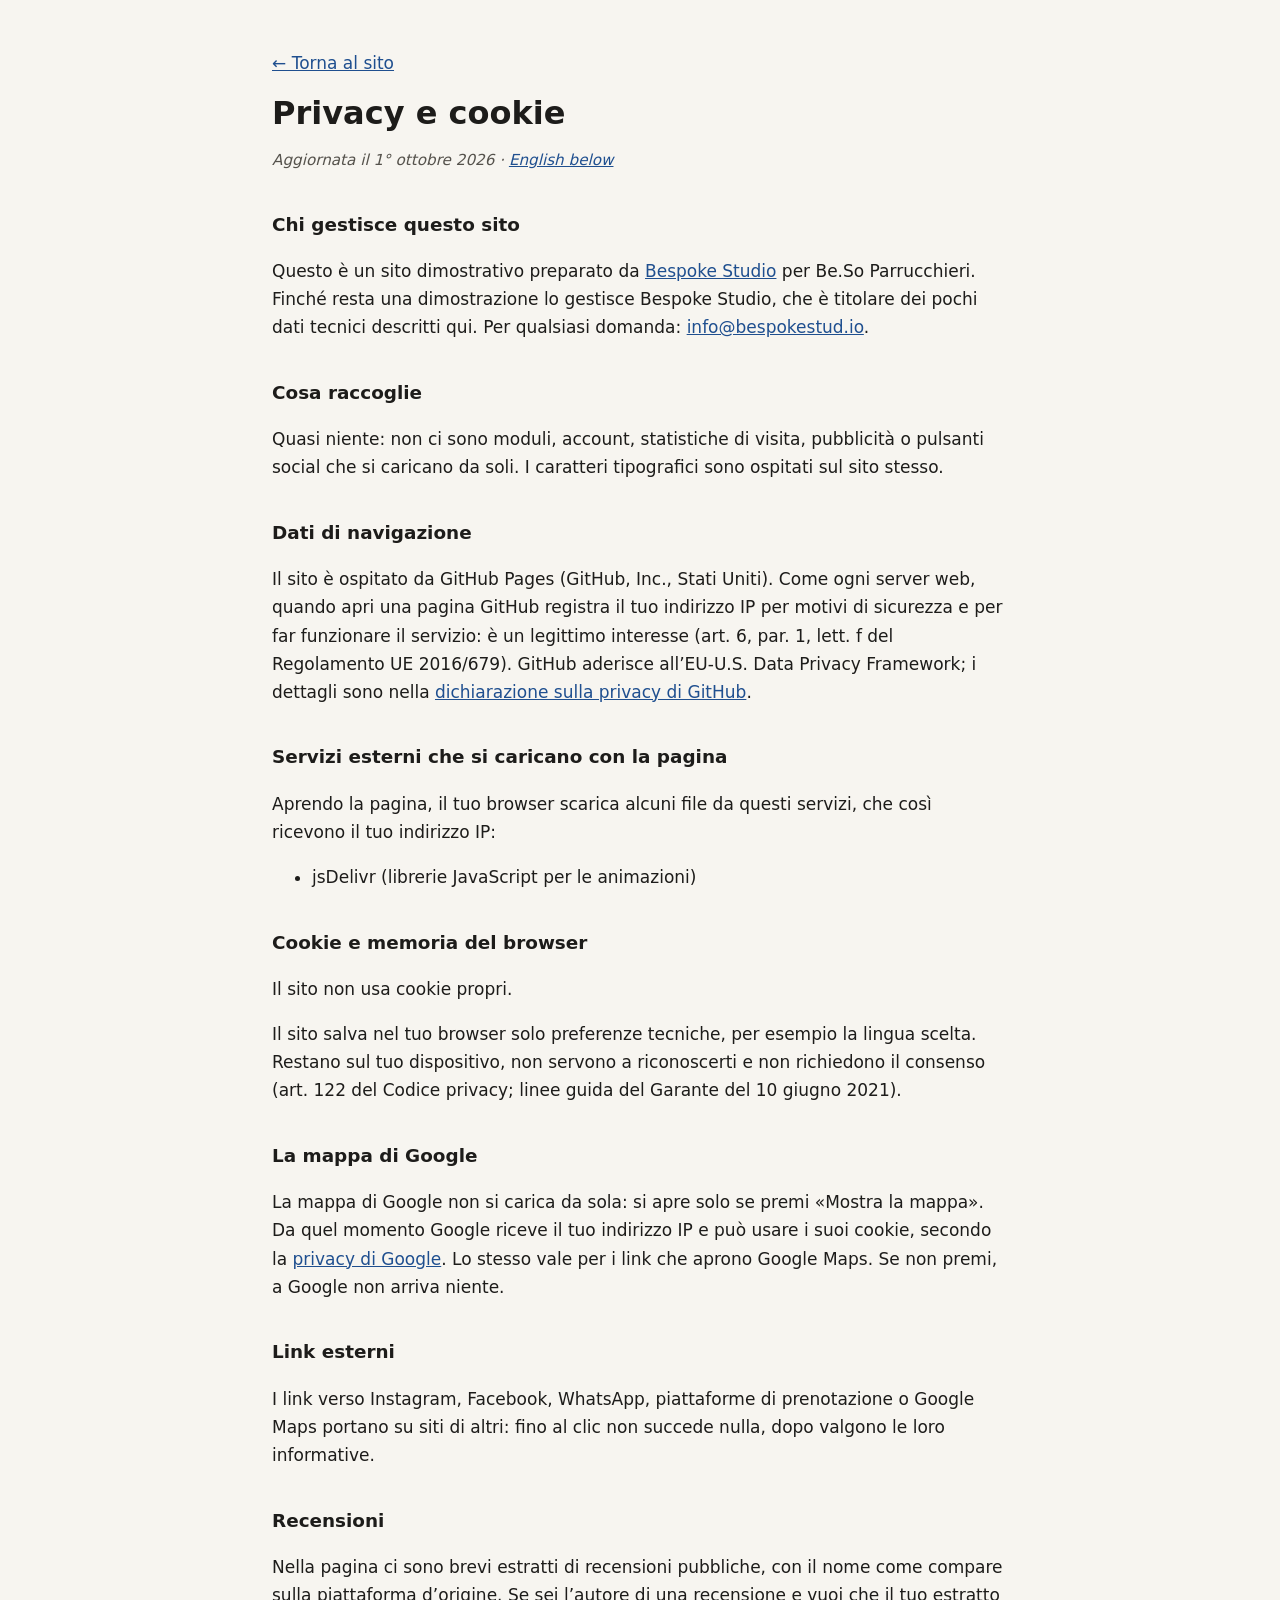
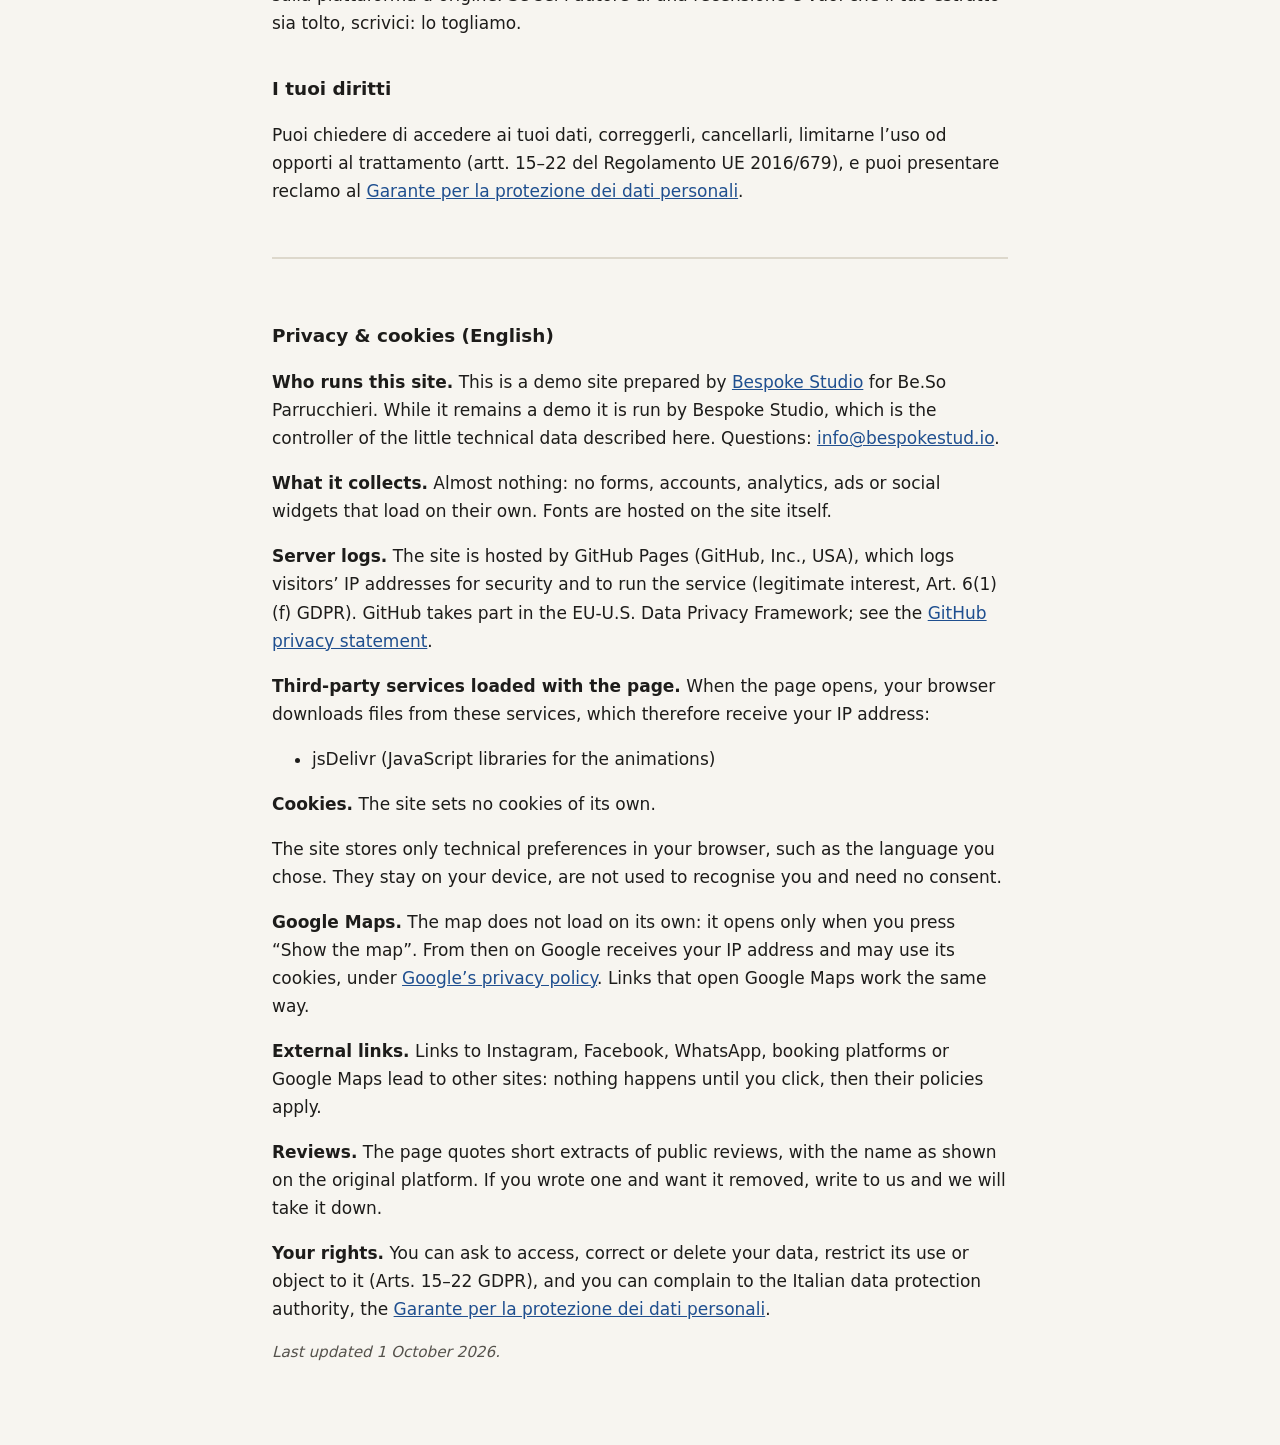
<file: privacy.html>
<!DOCTYPE html>
<html lang="it">
<head>
  <meta charset="UTF-8">
  <meta name="viewport" content="width=device-width, initial-scale=1.0">
  <meta name="robots" content="noindex">
  <title>Privacy e cookie · Be.So Parrucchieri</title>
  <meta name="description" content="Informativa privacy e cookie del sito Be.So Parrucchieri.">
  <style>
    body { margin: 0; background: #f7f5f0; color: #1d1c1a; font: 17px/1.65 system-ui, -apple-system, "Segoe UI", Roboto, sans-serif; }
    main { max-width: 46rem; margin: 0 auto; padding: 32px 20px 64px; }
    h1 { font-size: 2rem; line-height: 1.2; margin: 0.4em 0 0.2em; }
    h2 { font-size: 1.15rem; margin: 2em 0 0.4em; }
    a { color: #1f4f8f; }
    .data { color: #55524c; font-style: italic; font-size: 0.95rem; }
    .en { margin-top: 3em; padding-top: 1.5em; border-top: 2px solid #ddd8cc; }
    code { font-size: 0.9em; background: #ebe7dc; padding: 0 4px; border-radius: 3px; }
  </style>
</head>
<body>
<main>
  <p><a href="index.html">← Torna al sito</a></p>
  <h1>Privacy e cookie</h1>
  <p class="data">Aggiornata il 1° ottobre 2026 · <a href="#english" lang="en">English below</a></p>
  <h2>Chi gestisce questo sito</h2>
  <p>Questo è un sito dimostrativo preparato da <a href="https://bespokestud.io" rel="noopener">Bespoke Studio</a> per Be.So Parrucchieri. Finché resta una dimostrazione lo gestisce Bespoke Studio, che è titolare dei pochi dati tecnici descritti qui. Per qualsiasi domanda: <a href="mailto:info@bespokestud.io">info@bespokestud.io</a>.</p>
  <h2>Cosa raccoglie</h2>
  <p>Quasi niente: non ci sono moduli, account, statistiche di visita, pubblicità o pulsanti social che si caricano da soli. I caratteri tipografici sono ospitati sul sito stesso.</p>
  <h2>Dati di navigazione</h2>
  <p>Il sito è ospitato da GitHub Pages (GitHub, Inc., Stati Uniti). Come ogni server web, quando apri una pagina GitHub registra il tuo indirizzo IP per motivi di sicurezza e per far funzionare il servizio: è un legittimo interesse (art. 6, par. 1, lett. f del Regolamento UE 2016/679). GitHub aderisce all’EU-U.S. Data Privacy Framework; i dettagli sono nella <a href="https://docs.github.com/site-policy/privacy-policies/github-general-privacy-statement" rel="noopener">dichiarazione sulla privacy di GitHub</a>.</p>
  <h2>Servizi esterni che si caricano con la pagina</h2>
  <p>Aprendo la pagina, il tuo browser scarica alcuni file da questi servizi, che così ricevono il tuo indirizzo IP:</p>
  <ul><li>jsDelivr (librerie JavaScript per le animazioni)</li></ul>
  <h2>Cookie e memoria del browser</h2>
  <p>Il sito non usa cookie propri.</p>
  <p>Il sito salva nel tuo browser solo preferenze tecniche, per esempio la lingua scelta. Restano sul tuo dispositivo, non servono a riconoscerti e non richiedono il consenso (art. 122 del Codice privacy; linee guida del Garante del 10 giugno 2021).</p>
  <h2>La mappa di Google</h2>
  <p>La mappa di Google non si carica da sola: si apre solo se premi «Mostra la mappa». Da quel momento Google riceve il tuo indirizzo IP e può usare i suoi cookie, secondo la <a href="https://policies.google.com/privacy?hl=it" rel="noopener">privacy di Google</a>. Lo stesso vale per i link che aprono Google Maps. Se non premi, a Google non arriva niente.</p>
  <h2>Link esterni</h2>
  <p>I link verso Instagram, Facebook, WhatsApp, piattaforme di prenotazione o Google Maps portano su siti di altri: fino al clic non succede nulla, dopo valgono le loro informative.</p>
  <h2>Recensioni</h2>
  <p>Nella pagina ci sono brevi estratti di recensioni pubbliche, con il nome come compare sulla piattaforma d’origine. Se sei l’autore di una recensione e vuoi che il tuo estratto sia tolto, scrivici: lo togliamo.</p>
  <h2>I tuoi diritti</h2>
  <p>Puoi chiedere di accedere ai tuoi dati, correggerli, cancellarli, limitarne l’uso od opporti al trattamento (artt. 15–22 del Regolamento UE 2016/679), e puoi presentare reclamo al <a href="https://www.garanteprivacy.it" rel="noopener">Garante per la protezione dei dati personali</a>.</p>
  <div class="en" id="english" lang="en">
    <h2>Privacy &amp; cookies (English)</h2>
    <p><strong>Who runs this site.</strong> This is a demo site prepared by <a href="https://bespokestud.io" rel="noopener">Bespoke Studio</a> for Be.So Parrucchieri. While it remains a demo it is run by Bespoke Studio, which is the controller of the little technical data described here. Questions: <a href="mailto:info@bespokestud.io">info@bespokestud.io</a>.</p>
    <p><strong>What it collects.</strong> Almost nothing: no forms, accounts, analytics, ads or social widgets that load on their own. Fonts are hosted on the site itself.</p>
    <p><strong>Server logs.</strong> The site is hosted by GitHub Pages (GitHub, Inc., USA), which logs visitors’ IP addresses for security and to run the service (legitimate interest, Art. 6(1)(f) GDPR). GitHub takes part in the EU-U.S. Data Privacy Framework; see the <a href="https://docs.github.com/site-policy/privacy-policies/github-general-privacy-statement" rel="noopener">GitHub privacy statement</a>.</p>
    <p><strong>Third-party services loaded with the page.</strong> When the page opens, your browser downloads files from these services, which therefore receive your IP address:</p><ul><li>jsDelivr (JavaScript libraries for the animations)</li></ul>
    <p><strong>Cookies.</strong> The site sets no cookies of its own.</p>
    <p>The site stores only technical preferences in your browser, such as the language you chose. They stay on your device, are not used to recognise you and need no consent.</p>
    <p><strong>Google Maps.</strong> The map does not load on its own: it opens only when you press “Show the map”. From then on Google receives your IP address and may use its cookies, under <a href="https://policies.google.com/privacy?hl=en" rel="noopener">Google’s privacy policy</a>. Links that open Google Maps work the same way.</p>
    <p><strong>External links.</strong> Links to Instagram, Facebook, WhatsApp, booking platforms or Google Maps lead to other sites: nothing happens until you click, then their policies apply.</p>
    <p><strong>Reviews.</strong> The page quotes short extracts of public reviews, with the name as shown on the original platform. If you wrote one and want it removed, write to us and we will take it down.</p>
    <p><strong>Your rights.</strong> You can ask to access, correct or delete your data, restrict its use or object to it (Arts. 15–22 GDPR), and you can complain to the Italian data protection authority, the <a href="https://www.garanteprivacy.it" rel="noopener">Garante per la protezione dei dati personali</a>.</p>
    <p class="data">Last updated 1 October 2026.</p>
  </div>
</main>
</body>
</html>
</file>
